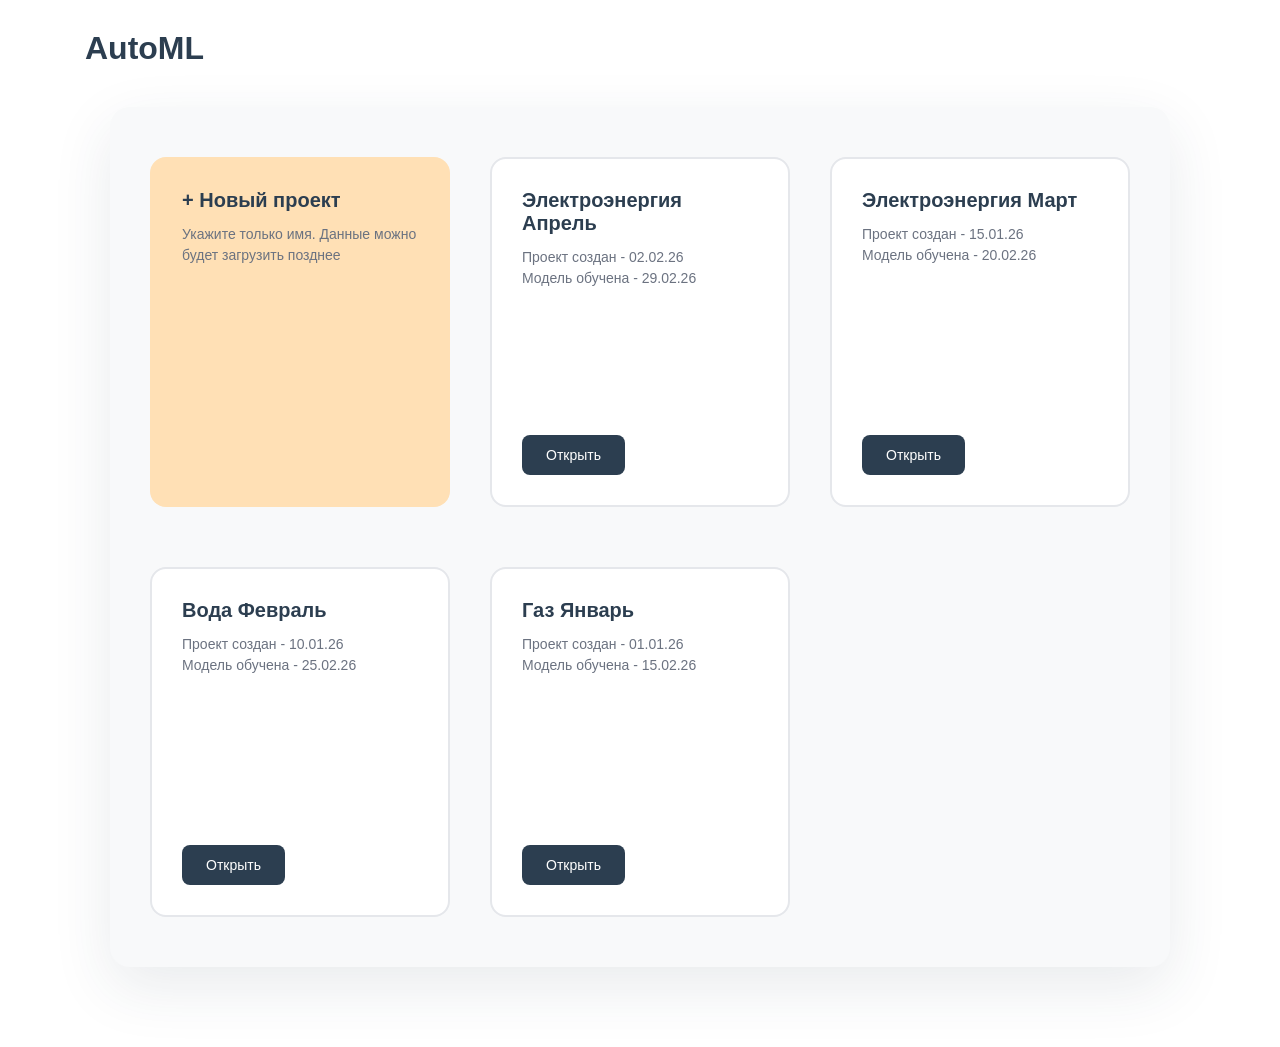
<file: frontend/prototype/index.html>
<!DOCTYPE html>
<html lang="ru">
<head>
    <meta charset="UTF-8">
    <meta name="viewport" content="width=device-width, initial-scale=1.0">
    <title>AutoML</title>
    <link rel="stylesheet" href="style.css">
</head>
<body>
    <h1>AutoML</h1>

    <div class="container" id="container">
    </div>

    <div class="modal" id="newProjectModal">
        <div class="modal-content">
            <h2>Новый проект</h2>
            <div class="form-group">
                <label for="projectName">Имя</label>
                <input type="text" id="projectName" placeholder="Имя проекта, например: Электроэнергия Март">
            </div>
            <div class="modal-actions">
                <button class="btn secondary" onclick="closeModal()">Отмена</button>
                <button class="btn" onclick="createProject()">Создать</button>
            </div>
        </div>
    </div>

    <script src="script.js" defer></script>
</body>
</html>
</file>
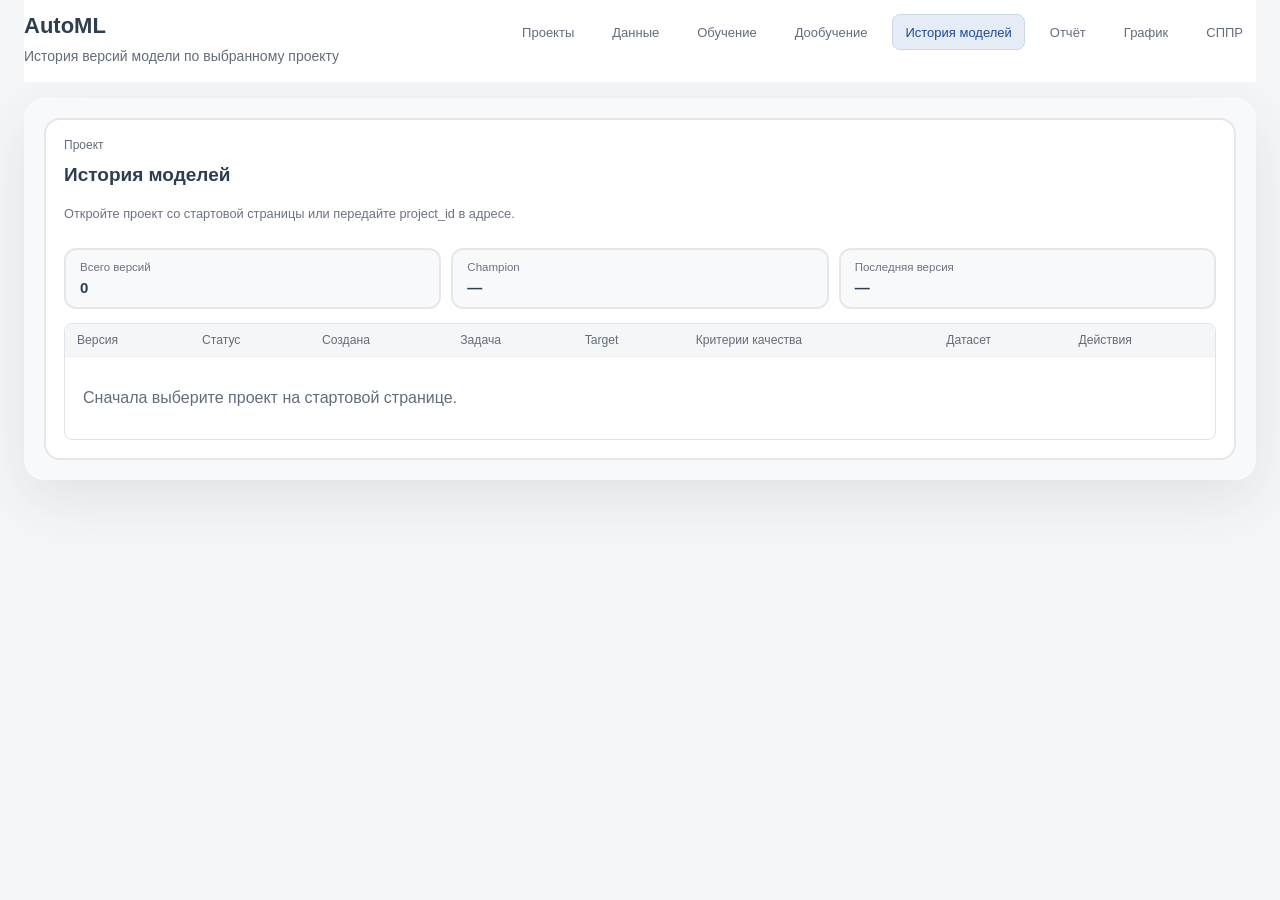
<file: frontend/models.html>
<!doctype html>
<html lang="ru">
  <head>
    <meta charset="utf-8" />
    <meta name="viewport" content="width=device-width, initial-scale=1" />
    <title>AdaptiveML DSS - История моделей</title>
    <link rel="stylesheet" href="./styles.css?v=20260820-2330" />
    <link rel="stylesheet" href="./prototype-theme.css?v=20260820-2330" />
    <link rel="stylesheet" href="./models.css?v=20260816-1500" />
      <link rel="stylesheet" href="./unslop.css?v=20261102-3">
</head>
  <body class="training-page models-page">
    <main class="page-shell models-shell">
      <header class="app-header">
        <div class="app-header-copy">
          <h1>AutoML</h1>
          <p class="page-subtitle">История версий модели по выбранному проекту</p>
        </div>
        <div class="page-actions">
          <a href="./index.html" class="button button-secondary">Проекты</a>
          <a href="./upload.html" class="button button-secondary" data-nav-upload>Данные</a>
          <a href="./training.html" class="button button-secondary" data-nav-training>Обучение</a>
          <a href="./retraining.html" class="button button-secondary" data-nav-retraining>Дообучение</a>
          <a href="./models.html" class="button button-primary" data-nav-models>История моделей</a>
          <a href="./report.html" class="button button-secondary" data-nav-report>Отчёт</a>
          <a href="./graph.html" class="button button-secondary" data-nav-graph>График</a>
          <a href="./dss.html" class="button button-secondary" data-nav-dss>СППР</a>
        </div>
      </header>

      <section class="workspace-board workspace-board-single models-board">
        <section class="panel models-panel">
          <div class="models-panel-head">
            <div class="panel-heading">
              <p class="eyebrow">Проект</p>
              <h2 id="models-project-title">История моделей</h2>
              <p id="models-project-note" class="field-note">
                Здесь появятся версии моделей выбранного проекта, их статус и ключевые метрики.
              </p>
            </div>

            <div class="models-summary-grid">
              <article class="models-summary-card">
                <span class="models-summary-label">Всего версий</span>
                <strong id="models-total-count">—</strong>
              </article>
              <article class="models-summary-card">
                <span class="models-summary-label">Champion</span>
                <strong id="models-champion-id">—</strong>
              </article>
              <article class="models-summary-card">
                <span class="models-summary-label">Последняя версия</span>
                <strong id="models-latest-id">—</strong>
              </article>
            </div>
          </div>

          <div class="models-table-shell table-shell">
            <table>
              <thead>
                <tr>
                  <th>Версия</th>
                  <th>Статус</th>
                  <th>Создана</th>
                  <th>Задача</th>
                  <th>Target</th>
                  <th>Критерии качества</th>
                  <th>Датасет</th>
                  <th>Действия</th>
                </tr>
              </thead>
              <tbody id="models-table-body"></tbody>
            </table>
            <div id="models-table-empty" class="table-placeholder">
              Для выбранного проекта пока нет версий модели.
            </div>
          </div>
        </section>
      </section>
    </main>

    <script type="module" src="./models.js?v=20260816-1500"></script>
  </body>
</html>
</file>
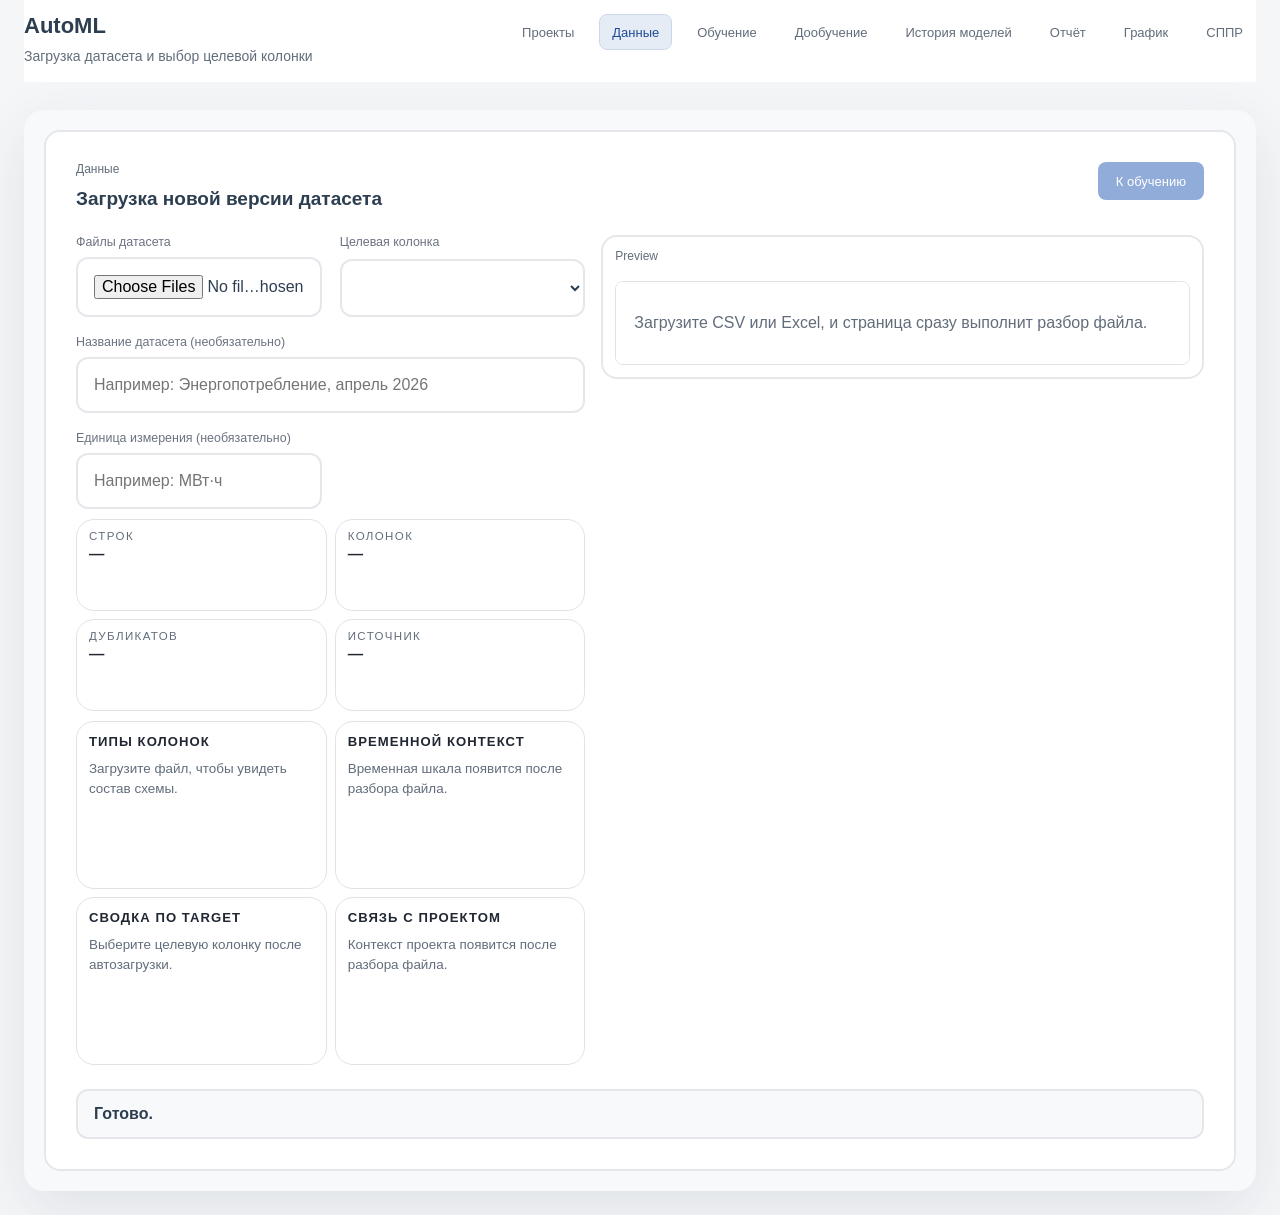
<file: frontend/upload.html>
<!doctype html>
<html lang="ru">
  <head>
    <meta charset="utf-8" />
    <meta name="viewport" content="width=device-width, initial-scale=1" />
    <title>AdaptiveML DSS - Загрузка данных</title>
    <link rel="stylesheet" href="./styles.css?v=20260820-2330" />
    <link rel="stylesheet" href="./prototype-theme.css?v=20260820-2330" />
      <link rel="stylesheet" href="./unslop.css?v=20261102-3">
</head>
  <body class="training-page upload-page">
    <main class="page-shell training-shell">
      <header class="app-header training-header">
        <div class="app-header-copy">
          <h1>AutoML</h1>
          <p class="page-subtitle">Загрузка датасета и выбор целевой колонки</p>
        </div>
        <div class="page-actions">
          <a href="./index.html" class="button button-secondary">Проекты</a>
          <a href="./upload.html" class="button button-primary" data-nav-upload>Данные</a>
          <a href="./training.html" class="button button-secondary" data-nav-training>Обучение</a>
          <a href="./retraining.html" class="button button-secondary" data-nav-retraining>Дообучение</a>
          <a href="./models.html" class="button button-secondary" data-nav-models>История моделей</a>
          <a href="./report.html" class="button button-secondary" data-nav-report>Отчёт</a>
          <a href="./graph.html" class="button button-secondary" data-nav-graph>График</a>
          <a href="./dss.html" class="button button-secondary" data-nav-dss>СППР</a>
        </div>
      </header>

      <section class="workspace-board workspace-board-single training-board">
        <section class="panel training-panel training-panel-compact upload-panel">
          <div class="training-panel-head">
            <div class="panel-heading training-panel-heading">
              <p class="eyebrow">Данные</p>
              <h2>Загрузка новой версии датасета</h2>
            </div>

            <div class="training-action-strip">
              <button type="button" id="continue-button" class="button button-primary" disabled>К обучению</button>
            </div>
          </div>

          <section class="upload-content">
            <div class="upload-sidebar">
              <form id="upload-form" class="training-form-grid upload-form-grid">
                <label class="field field-span-1">
                  <span>Файлы датасета</span>
                  <input id="dataset-file" name="file" type="file" accept=".csv,.xlsx,.xls" multiple />
                </label>

                <label class="field field-span-1">
                  <span>Целевая колонка</span>
                  <select id="target-column" name="target">
                    <option value=""></option>
                  </select>
                </label>

                <label class="field field-span-2">
                  <span>Название датасета (необязательно)</span>
                  <input id="dataset-name" name="dataset_name" type="text" maxlength="120" placeholder="Например: Энергопотребление, апрель 2026" />
                </label>

                <label class="field field-span-1">
                  <span>Единица измерения (необязательно)</span>
                  <input id="dataset-unit" name="dataset_unit" type="text" maxlength="40" placeholder="Например: МВт·ч" />
                </label>
              </form>

              <div class="upload-summary-grid">
                <article class="upload-summary-card">
                  <span class="upload-summary-label">Строк</span>
                  <strong id="summary-rows">—</strong>
                </article>
                <article class="upload-summary-card">
                  <span class="upload-summary-label">Колонок</span>
                  <strong id="summary-columns">—</strong>
                </article>
                <article class="upload-summary-card">
                  <span class="upload-summary-label">Дубликатов</span>
                  <strong id="summary-duplicates">—</strong>
                </article>
                <article class="upload-summary-card">
                  <span class="upload-summary-label">Источник</span>
                  <strong id="summary-source">—</strong>
                </article>
              </div>

              <div class="upload-detail-grid">
                <article class="upload-detail-card">
                  <div class="upload-detail-head">
                    <span class="upload-detail-title">Типы колонок</span>
                  </div>
                  <div id="column-types-body" class="upload-detail-lines">
                    <p class="upload-detail-empty">Загрузите файл, чтобы увидеть состав схемы.</p>
                  </div>
                </article>

                <article class="upload-detail-card">
                  <div class="upload-detail-head">
                    <span class="upload-detail-title">Временной контекст</span>
                  </div>
                  <div id="temporal-context-body" class="upload-detail-lines">
                    <p class="upload-detail-empty">Временная шкала появится после разбора файла.</p>
                  </div>
                </article>

                <article class="upload-detail-card">
                  <div class="upload-detail-head">
                    <span class="upload-detail-title">Сводка по target</span>
                  </div>
                  <div id="target-summary-body" class="upload-detail-lines">
                    <p class="upload-detail-empty">Выберите целевую колонку после автозагрузки.</p>
                  </div>
                </article>

                <article class="upload-detail-card">
                  <div class="upload-detail-head">
                    <span class="upload-detail-title">Связь с проектом</span>
                  </div>
                  <div id="project-context-body" class="upload-detail-lines">
                    <p class="upload-detail-empty">Контекст проекта появится после разбора файла.</p>
                  </div>
                </article>
              </div>
            </div>

            <section class="panel upload-preview-panel">
              <div class="panel-heading upload-preview-heading">
                <p class="eyebrow">Preview</p>
              </div>
              <div class="table-shell upload-table-shell">
                <table id="upload-preview-table">
                  <thead id="upload-preview-head"></thead>
                  <tbody id="upload-preview-body"></tbody>
                </table>
                <div id="upload-preview-empty" class="table-placeholder">
                  Загрузите CSV или Excel, и страница сразу выполнит разбор файла.
                </div>
              </div>
            </section>
          </section>

          <div class="upload-status-row">
            <div id="status-banner" class="status-banner status-idle">Готово.</div>
          </div>
        </section>
      </section>
    </main>

    <script type="module" src="./upload.js?v=20260820-2200"></script>
  </body>
</html>
</file>
<file: frontend/prototype/style.css>
* {
    margin: 0;
    padding: 0;
    box-sizing: border-box;
}

body {
    font-family: -apple-system, BlinkMacSystemFont, 'Segoe UI', Roboto, sans-serif;
    background: white;
    min-height: 100vh;
    color: #2C3E50;
    display: flex;
    flex-direction: column;
    padding: 30px 85px 80px;
    gap: 40px;
}

h1 {
    font-size: 32px;
    font-weight: 700;
    color: #2C3E50;
    align-self: flex-start;
}

.container {
    background: #F8F9FA;
    border-radius: 20px;
    padding: 50px 80px;
    box-shadow: 0 20px 60px rgba(44, 62, 80, 0.1);
    display: grid;
    grid-template-columns: repeat(auto-fit, minmax(300px, 1fr));
    gap: 130px 60px;
    max-width: 100%;
    margin: 0 auto;
}

@media (min-width: 1920px) {
    .container {
        grid-template-columns: repeat(4, 300px);
        justify-content: center;
        gap: 130px 60px;
    }
}

@media (max-width: 1400px) {
    .container {
        grid-template-columns: repeat(auto-fit, minmax(280px, 1fr));
        gap: 60px 40px;
        padding: 50px 40px;
    }
}

@media (max-width: 768px) {
    body {
        padding: 20px;
        gap: 20px;
    }
    .container {
        padding: 30px 20px;
        gap: 40px 20px;
        grid-template-columns: 1fr;
    }
}

.card {
    width: 300px;
    height: 350px;
    border-radius: 16px;
    padding: 30px;
    display: flex;
    flex-direction: column;
    justify-content: space-between;
    cursor: pointer;
    transition: all 0.2s ease;
    border: 2px solid transparent;
}

.card:hover {
    transform: translateY(-5px);
    box-shadow: 0 15px 40px rgba(44, 62, 80, 0.15);
}

.new {
    background: #FFE0B5;
}

.existing {
    background: white;
    border: 2px solid #E5E7EB;
}

.card h3 {
    font-size: 20px;
    font-weight: 600;
    margin-bottom: 12px;
    color: #2C3E50;
}

.card p {
    font-size: 14px;
    color: #6B7280;
    line-height: 1.5;
    flex-grow: 1;
}

.btn {
    background: #2C3E50;
    color: white;
    border: none;
    padding: 12px 24px;
    border-radius: 8px;
    font-size: 14px;
    font-weight: 500;
    cursor: pointer;
    transition: background 0.2s;
    align-self: flex-start;
}

.btn:hover {
    background: #1e293b;
}

.btn.secondary {
    background: #E5E7EB;
    color: #374151;
}

.btn.secondary:hover {
    background: #D1D5DB;
}

.modal {
    display: none;
    position: fixed;
    top: 0;
    left: 0;
    width: 100%;
    height: 100%;
    background: rgba(44, 62, 80, 0.6);
    backdrop-filter: blur(8px);
    z-index: 1000;
    align-items: center;
    justify-content: center;
    padding: 20px;
}

.modal.active {
    display: flex;
}

.modal-content {
    background: white;
    width: 100%;
    max-width: 800px;
    height: 350px;
    border-radius: 20px;
    padding: 40px;
    display: flex;
    flex-direction: column;
    gap: 24px;
    box-shadow: 0 30px 80px rgba(44, 62, 80, 0.4);
    animation: modalSlideIn 0.3s ease;
}

@keyframes modalSlideIn {
    from {
        opacity: 0;
        transform: scale(0.95) translateY(-20px);
    }
    to {
        opacity: 1;
        transform: scale(1) translateY(0);
    }
}

.modal-content h2 {
    font-size: 24px;
    font-weight: 600;
    color: #2C3E50;
}

.form-group {
    display: flex;
    flex-direction: column;
    gap: 8px;
    flex: 1;
}

label {
    font-size: 14px;
    font-weight: 500;
    color: #374151;
}

input {
    flex: 1;
    padding: 16px;
    border: 2px solid #E5E7EB;
    border-radius: 12px;
    font-size: 16px;
    transition: border-color 0.2s;
}

input:focus {
    outline: none;
    border-color: #2C3E50;
}

.modal-actions {
    display: flex;
    gap: 16px;
    justify-content: flex-end;
}

@media (max-width: 900px) {
    .modal-content {
        height: auto;
        max-height: 90vh;
        padding: 30px 20px;
    }
}
</file>
<file: frontend/styles.css>
:root {
  --bg: #f5f1e9;
  --bg-paper: #fbf8f2;
  --surface: #ffffff;
  --surface-soft: #fcfaf6;
  --surface-accent: #fff3d8;
  --ink: #324661;
  --ink-strong: #243754;
  --muted: #8190a3;
  --line: rgba(50, 70, 97, 0.15);
  --line-strong: rgba(50, 70, 97, 0.28);
  --accent: #3f7cff;
  --accent-strong: #2d67d7;
  --error: #bb4a4a;
  --shadow: 0 18px 38px rgba(67, 86, 116, 0.07);
  --chart-bg: #ffffff;
  --chart-axis: rgba(50, 70, 97, 0.24);
  --chart-grid: rgba(50, 70, 97, 0.1);
  --chart-label: #7d8ca1;
  --chart-text: #243754;
  --chart-actual: #324661;
  --chart-predicted: #3f7cff;
  --chart-model: #da8b2b;
  --chart-postfactum: #c0392b;
  --chart-forecast: #3f7cff;
  --chart-matrix-rgb: 63, 124, 255;
  --header-bar: linear-gradient(135deg, #365fcb 0%, #4e84f5 58%, #6a9cff 100%);
  --header-bar-border: rgba(36, 55, 84, 0.14);
  --header-bar-text: #f7fbff;
  --header-bar-muted: rgba(247, 251, 255, 0.84);
  --header-bar-eyebrow: rgba(233, 241, 255, 0.74);
}

* {
  box-sizing: border-box;
}

[hidden] {
  display: none !important;
}

html,
body {
  margin: 0;
  min-height: 100%;
}

body {
  color: var(--ink);
  font-family: "Aptos", "Segoe UI Variable Text", "Trebuchet MS", sans-serif;
  background: #ffffff;
}

body.graph-page {
  overflow: hidden;
}

body.training-page {
  overflow: hidden;
}

body.projects-page {
  background:
    radial-gradient(circle at top left, rgba(63, 124, 255, 0.12), transparent 28%),
    linear-gradient(180deg, #ffffff 0%, #f7f3ec 100%);
}

.page-shell {
  max-width: 1600px;
  margin: 0 auto;
  padding: 28px 14px 40px;
}

.graph-page .page-shell {
  max-width: none;
  height: 100vh;
  min-height: 100vh;
  padding: 8px 10px 10px;
  overflow: hidden;
}

.training-page .page-shell {
  max-width: none;
  height: 100vh;
  min-height: 100vh;
  padding: 8px 10px 10px;
  overflow: hidden;
}

.graph-shell {
  display: grid;
  grid-template-rows: auto minmax(0, 1fr);
  gap: 6px;
  min-height: 0;
}

.dss-shell {
  display: grid;
  grid-template-rows: auto minmax(0, 1fr);
  gap: 10px;
  min-height: 0;
}

.training-shell {
  display: grid;
  grid-template-rows: auto minmax(0, 1fr);
  gap: 6px;
  min-height: 0;
}

.projects-shell {
  display: grid;
  gap: 18px;
}

.app-header {
  display: flex;
  justify-content: space-between;
  align-items: center;
  gap: 16px;
  min-height: 64px;
  padding: 8px 14px;
  border: 1px solid var(--header-bar-border);
  border-radius: 22px;
  background: var(--header-bar);
  box-shadow: 0 18px 34px rgba(45, 67, 112, 0.16);
}

.app-header-copy h1,
.panel-heading h2,
.info-block h3,
.launch-card-title {
  margin: 0;
  font-family: "Aptos Display", "Segoe UI Variable Display", "Trebuchet MS", sans-serif;
  font-weight: 500;
  letter-spacing: -0.04em;
  color: var(--ink-strong);
}

.app-header-copy {
  display: flex;
  align-items: baseline;
  gap: 10px;
  min-width: 0;
  flex-wrap: wrap;
}

.app-header-copy h1 {
  font-size: clamp(0.98rem, 1.55vw, 1.2rem);
  line-height: 1.08;
  color: var(--header-bar-text);
}

.app-header-note {
  max-width: 44ch;
  margin: 6px 0 0;
  color: var(--header-bar-muted);
  font-size: 0.93rem;
  line-height: 1.5;
}

.page-actions {
  display: flex;
  flex-wrap: wrap;
  gap: 10px;
}

.app-header .page-actions {
  justify-content: flex-end;
}

.eyebrow {
  margin: 0 0 10px;
  text-transform: uppercase;
  letter-spacing: 0.18em;
  font-size: 0.68rem;
  font-weight: 700;
  color: #9aa6b7;
}

.app-header .eyebrow {
  margin-bottom: 0;
  font-size: 0.56rem;
  letter-spacing: 0.22em;
  color: var(--header-bar-eyebrow);
}

.app-header .button-secondary {
  color: #ffffff;
  border-color: rgba(255, 255, 255, 0.32);
  background: rgba(255, 255, 255, 0.12);
  box-shadow: inset 0 1px 0 rgba(255, 255, 255, 0.14);
  backdrop-filter: blur(8px);
}

.app-header .button-secondary:hover {
  border-color: rgba(255, 255, 255, 0.48);
  background: rgba(255, 255, 255, 0.18);
}

.training-header {
  gap: 16px;
}

.training-header .app-header-copy {
  gap: 10px;
}

.training-header .app-header-copy h1 {
  font-size: inherit;
}

.app-header .page-actions .button {
  min-height: 42px;
  padding: 8px 14px;
}

.workspace-board {
  display: grid;
  gap: 20px;
  padding: 22px;
  border: 1px solid var(--line-strong);
  border-radius: 32px;
  background:
    linear-gradient(180deg, rgba(255, 255, 255, 0.72), rgba(251, 248, 242, 0.96)),
    var(--bg-paper);
  box-shadow: inset 0 1px 0 rgba(255, 255, 255, 0.65);
}

.workspace-board-single {
  grid-template-columns: minmax(0, 1fr);
}

.graph-board {
  min-height: 0;
  height: 100%;
  padding: 10px;
  overflow: hidden;
}

.dss-board {
  min-height: 0;
  height: 100%;
  padding: 10px;
  overflow: hidden;
}

.graph-layout {
  display: grid;
  grid-template-columns: minmax(0, 1fr) minmax(0, 1fr);
  gap: 10px;
  min-height: 0;
  height: 100%;
}

.dss-layout {
  display: grid;
  grid-template-columns: minmax(340px, 0.85fr) minmax(0, 1.15fr);
  gap: 10px;
  min-height: 0;
  height: 100%;
}

.graph-sidebar,
.graph-main-panel {
  min-width: 0;
  min-height: 0;
}

.dss-sidebar,
.dss-main-panel {
  min-width: 0;
  min-height: 0;
}

.graph-sidebar {
  display: grid;
  grid-template-rows: auto auto minmax(0, 1fr);
  gap: 10px;
  padding: 12px;
  overflow: hidden;
}

.dss-sidebar {
  display: grid;
  grid-template-rows: auto auto auto minmax(0, 1fr);
  gap: 10px;
  padding: 12px;
  overflow: hidden;
}

.graph-sidebar-head {
  min-width: 0;
}

.dss-panel-heading {
  margin-bottom: 0;
}

.dss-summary-grid {
  display: grid;
  grid-template-columns: repeat(2, minmax(0, 1fr));
  gap: 10px;
}

.dss-summary-card {
  display: grid;
  gap: 8px;
  padding: 14px 16px;
  border: 1px solid var(--line);
  border-radius: 16px;
  background: linear-gradient(180deg, rgba(255, 255, 255, 0.96), rgba(248, 249, 252, 0.96));
}

.dss-summary-label {
  color: var(--muted);
  font-size: 0.76rem;
  line-height: 1.3;
}

.dss-summary-card strong {
  color: var(--ink-strong);
  font-size: 0.94rem;
  line-height: 1.3;
}

.dss-action-card {
  display: grid;
  gap: 10px;
  padding: 14px 16px;
  border: 1px solid var(--line);
  border-radius: 18px;
  background: linear-gradient(180deg, rgba(255, 243, 216, 0.55), rgba(255, 255, 255, 0.92));
}

.dss-action-copy {
  display: grid;
  gap: 4px;
}

.dss-action-copy strong {
  color: var(--ink-strong);
  font-size: 0.92rem;
  line-height: 1.3;
}

.dss-sample-shell {
  min-height: 0;
  height: 100%;
}

.dss-main-panel {
  display: grid;
  grid-template-rows: auto auto minmax(0, 1fr);
  gap: 10px;
  padding: 12px;
  overflow: hidden;
}

.dss-results-empty {
  min-height: 180px;
}

.dss-rules-editor {
  display: grid;
  gap: 10px;
  padding: 14px 16px;
  border: 1px solid var(--line);
  border-radius: 18px;
  background: linear-gradient(180deg, rgba(255, 255, 255, 0.98), rgba(248, 250, 253, 0.96));
}

.dss-rules-head {
  display: flex;
  justify-content: space-between;
  align-items: flex-start;
  gap: 12px;
}

.dss-rules-textarea {
  width: 100%;
  min-height: 240px;
  resize: vertical;
  padding: 14px 16px;
  border: 1px solid var(--line);
  border-radius: 16px;
  background: #0f172a;
  color: #e5eefc;
  font: 12px/1.5 "SFMono-Regular", "Consolas", "Liberation Mono", monospace;
}

.dss-rules-textarea:focus {
  outline: none;
  border-color: rgba(63, 124, 255, 0.42);
  box-shadow: 0 0 0 4px rgba(63, 124, 255, 0.12);
}

.dss-results-list {
  display: grid;
  gap: 10px;
  min-height: 0;
  overflow: auto;
  padding-right: 2px;
}

.dss-result-card {
  display: grid;
  gap: 12px;
  padding: 16px;
  border: 1px solid var(--line);
  border-radius: 18px;
  background: linear-gradient(180deg, rgba(255, 255, 255, 0.98), rgba(248, 250, 253, 0.96));
}

.dss-result-head {
  display: flex;
  justify-content: space-between;
  align-items: flex-start;
  gap: 10px;
}

.dss-result-head strong {
  color: var(--ink-strong);
  font-size: 0.96rem;
  line-height: 1.3;
}

.dss-result-head p {
  margin: 4px 0 0;
  color: var(--muted);
  line-height: 1.5;
}

.dss-risk-pill {
  display: inline-flex;
  align-items: center;
  justify-content: center;
  min-height: 28px;
  padding: 6px 10px;
  border-radius: 999px;
  font-size: 0.75rem;
  font-weight: 700;
  line-height: 1;
  text-transform: uppercase;
}

.dss-risk-pill.risk-high {
  color: #9f1d1d;
  background: #fee2e2;
}

.dss-risk-pill.risk-medium {
  color: #92400e;
  background: #fef3c7;
}

.dss-risk-pill.risk-low {
  color: #166534;
  background: #dcfce7;
}

.dss-risk-pill.risk-unknown {
  color: #475569;
  background: #e2e8f0;
}

.dss-result-metrics {
  display: flex;
  flex-wrap: wrap;
  gap: 14px;
  color: var(--ink);
  font-size: 0.84rem;
}

.dss-result-block {
  display: grid;
  gap: 8px;
}

.dss-result-block strong {
  color: var(--ink-strong);
  font-size: 0.82rem;
  line-height: 1.3;
}

.dss-result-list {
  margin: 0;
  padding-left: 18px;
  color: var(--ink);
  line-height: 1.5;
}

.dss-factor-list {
  display: flex;
  flex-wrap: wrap;
  gap: 8px;
}

.dss-factor-chip {
  display: inline-flex;
  align-items: center;
  min-height: 28px;
  padding: 6px 10px;
  border-radius: 999px;
  border: 1px solid rgba(63, 124, 255, 0.16);
  color: var(--accent-strong);
  background: rgba(63, 124, 255, 0.06);
  font-size: 0.76rem;
  line-height: 1.2;
}

.graph-sidebar-head h2 {
  margin: 0;
  font-family: "Aptos Display", "Segoe UI Variable Display", "Trebuchet MS", sans-serif;
  font-size: clamp(1.2rem, 1.6vw, 1.5rem);
  font-weight: 500;
  letter-spacing: -0.04em;
  color: var(--ink-strong);
}

.graph-sidebar-actions {
  display: grid;
  gap: 10px;
}

.interval-picker {
  display: grid;
  grid-template-columns: repeat(3, minmax(0, 1fr));
  gap: 8px;
}

.interval-button {
  min-height: 40px;
  padding: 8px 12px;
  border: 1px solid rgba(63, 124, 255, 0.16);
  border-radius: 16px;
  color: var(--accent-strong);
  background: rgba(63, 124, 255, 0.05);
  font: inherit;
  font-weight: 600;
  cursor: pointer;
  transition: border-color 150ms ease, background 150ms ease, color 150ms ease, transform 150ms ease;
}

.interval-button:hover {
  transform: translateY(-1px);
  border-color: rgba(63, 124, 255, 0.32);
}

.interval-button.is-active {
  color: #ffffff;
  border-color: transparent;
  background: linear-gradient(180deg, #4b87ff, #3572ef);
  box-shadow: 0 10px 20px rgba(63, 124, 255, 0.18);
}

.interval-button:disabled {
  opacity: 0.55;
  cursor: progress;
  transform: none;
}

.range-control {
  display: grid;
  gap: 8px;
  padding: 10px 12px;
  border: 1px solid var(--line);
  border-radius: 18px;
  background: linear-gradient(180deg, #ffffff, rgba(63, 124, 255, 0.04));
}

.range-control-head,
.range-control-scale {
  display: flex;
  align-items: center;
  justify-content: space-between;
  gap: 10px;
}

.range-control-head span,
.range-control-scale {
  color: var(--muted);
  font-size: 0.82rem;
}

.range-control-head strong {
  color: var(--ink-strong);
  font-size: 0.95rem;
}

.point-range {
  width: 100%;
  margin: 0;
  accent-color: var(--accent);
  cursor: pointer;
}

.point-range:disabled {
  cursor: progress;
}

.prediction-table-shell {
  min-height: 0;
  height: 100%;
}

.prediction-table-shell table {
  min-width: 0;
}

.prediction-table-shell th,
.prediction-table-shell td {
  padding: 10px 12px;
  font-variant-numeric: tabular-nums;
}

.graph-main-panel {
  display: grid;
  grid-template-rows: auto minmax(0, 1fr);
  gap: 10px;
  padding: 10px;
}

.graph-main-panel .chart-toolbar {
  display: block;
  margin-bottom: 0;
}

.panel {
  min-width: 0;
  border: 1px solid var(--line);
  border-radius: 26px;
  background: var(--surface);
  box-shadow: var(--shadow);
}

.control-panel,
.content-stack > .panel,
.overview-grid > .panel,
.chart-grid > .panel,
.data-grid > .panel {
  padding: 20px;
}

.control-panel,
.content-stack {
  min-width: 0;
}

.training-panel {
  width: 100%;
  max-width: 960px;
  justify-self: center;
  padding: 20px;
}

.training-panel-compact {
  display: grid;
  grid-template-rows: auto minmax(0, 1fr) auto;
  gap: 10px;
  max-width: none;
  height: 100%;
  padding: 12px 14px;
  overflow: hidden;
}

.control-panel {
  display: grid;
  gap: 18px;
  align-content: start;
  background: linear-gradient(180deg, rgba(255, 249, 239, 0.96), rgba(255, 255, 255, 0.98));
}

.launch-card {
  padding: 22px 20px;
  border-radius: 22px;
  border: 1px solid rgba(215, 184, 122, 0.34);
  background: var(--surface-accent);
}

.launch-card-title {
  font-size: 1.3rem;
  line-height: 1.05;
}

.launch-card-text {
  margin: 10px 0 0;
  color: var(--muted);
  line-height: 1.55;
}

.panel-heading {
  display: flex;
  flex-direction: column;
  gap: 4px;
  margin-bottom: 12px;
}

.panel-heading h2 {
  font-size: clamp(1.24rem, 2vw, 1.65rem);
}

.training-panel-heading {
  margin-bottom: 0;
}

.form-stack,
.inline-grid,
.button-grid,
.content-stack,
.overview-grid,
.chart-grid,
.data-grid {
  display: grid;
  gap: 14px;
}

.field {
  display: grid;
  gap: 5px;
}

.field span {
  font-size: 0.78rem;
  color: var(--muted);
}

.field input,
.field select {
  width: 100%;
  min-height: 52px;
  padding: 14px 16px;
  border: 1px solid var(--line);
  border-radius: 18px;
  font: inherit;
  color: var(--ink-strong);
  background: var(--surface);
  box-shadow: inset 0 1px 0 rgba(255, 255, 255, 0.8);
}

.file-field input {
  padding-block: 12px;
}

.field input:focus,
.field select:focus {
  outline: none;
  border-color: rgba(63, 124, 255, 0.42);
  box-shadow: 0 0 0 4px rgba(63, 124, 255, 0.12);
}

.field input:disabled,
.field select:disabled {
  opacity: 0.56;
  cursor: not-allowed;
  background: #faf9f7;
}

.field-note {
  color: var(--muted);
  font-size: 0.8rem;
  line-height: 1.5;
}

.static-note {
  min-height: 52px;
  padding: 14px 16px;
  border: 1px solid var(--line);
  border-radius: 18px;
  color: var(--ink);
  line-height: 1.45;
  background: var(--surface);
}

.training-board {
  min-height: 0;
  height: 100%;
  padding: 8px;
  overflow: hidden;
}

.projects-board {
  padding: 16px;
}

.projects-layout {
  display: grid;
  gap: 16px;
  align-items: start;
}

.projects-intro-panel,
.projects-panel {
  padding: 22px;
}

.projects-intro-panel {
  display: grid;
  gap: 16px;
  background:
    linear-gradient(135deg, rgba(255, 243, 216, 0.92), rgba(255, 255, 255, 0.96)),
    var(--surface);
}

.projects-panel {
  display: grid;
  gap: 18px;
}

.projects-panel-head {
  display: flex;
  align-items: flex-start;
  justify-content: space-between;
  gap: 16px;
}

.projects-grid {
  display: grid;
  grid-template-columns: repeat(auto-fit, minmax(280px, 1fr));
  gap: 16px;
}

.project-card {
  display: grid;
  grid-template-rows: minmax(0, 1fr) auto;
  min-height: 280px;
  padding: 22px;
  border-radius: 28px;
  border: 1px solid var(--line);
  box-shadow: var(--shadow);
  transition: transform 150ms ease, box-shadow 150ms ease, border-color 150ms ease;
}

.project-card:hover {
  transform: translateY(-2px);
  box-shadow: 0 22px 42px rgba(67, 86, 116, 0.12);
}

.project-card-new {
  border-color: rgba(215, 184, 122, 0.38);
  background:
    linear-gradient(180deg, rgba(255, 242, 212, 0.98), rgba(255, 255, 255, 0.96)),
    var(--surface);
}

.project-card-existing {
  background:
    linear-gradient(180deg, rgba(255, 255, 255, 0.98), rgba(248, 250, 253, 0.96)),
    var(--surface);
}

.project-card-body {
  display: grid;
  align-content: start;
  gap: 14px;
}

.project-card-head {
  display: grid;
  gap: 10px;
}

.project-card h3 {
  margin: 0;
  font-family: "Aptos Display", "Segoe UI Variable Display", "Trebuchet MS", sans-serif;
  font-size: 1.28rem;
  font-weight: 500;
  line-height: 1.08;
  color: var(--ink-strong);
}

.project-card-copy {
  margin: 0;
  color: var(--muted);
  line-height: 1.55;
}

.project-card-mark {
  display: inline-grid;
  place-items: center;
  width: 52px;
  height: 52px;
  border-radius: 18px;
  color: var(--accent-strong);
  background: rgba(63, 124, 255, 0.1);
  font-size: 1.8rem;
  font-weight: 500;
}

.project-card-badges {
  display: flex;
  flex-wrap: wrap;
  gap: 8px;
}

.project-badge {
  display: inline-flex;
  align-items: center;
  padding: 7px 11px;
  border: 1px solid rgba(50, 70, 97, 0.1);
  border-radius: 999px;
  color: var(--muted);
  background: rgba(50, 70, 97, 0.05);
  font-size: 0.76rem;
  font-weight: 600;
}

.project-badge-strong {
  color: var(--accent-strong);
  border-color: rgba(63, 124, 255, 0.14);
  background: rgba(63, 124, 255, 0.08);
}

.project-card-meta {
  display: grid;
  grid-template-columns: repeat(2, minmax(0, 1fr));
  gap: 12px;
  margin: 0;
}

.project-card-meta div {
  padding: 12px 14px;
  border: 1px solid var(--line);
  border-radius: 18px;
  background: rgba(251, 248, 242, 0.74);
}

.project-card-meta dt {
  color: var(--muted);
  font-size: 0.74rem;
  text-transform: uppercase;
  letter-spacing: 0.14em;
}

.project-card-meta dd {
  margin: 8px 0 0;
  color: var(--ink-strong);
  font-weight: 600;
  line-height: 1.4;
}

.project-card-actions {
  display: flex;
  flex-wrap: wrap;
  gap: 10px;
  align-items: center;
}

.modal {
  display: none;
  position: fixed;
  inset: 0;
  z-index: 1000;
  align-items: center;
  justify-content: center;
  padding: 20px;
  background: rgba(36, 55, 84, 0.36);
  backdrop-filter: blur(10px);
}

.modal.active {
  display: flex;
}

.modal-content {
  width: min(680px, 100%);
  padding: 28px;
  border: 1px solid rgba(50, 70, 97, 0.12);
  border-radius: 28px;
  background: linear-gradient(180deg, rgba(255, 255, 255, 0.98), rgba(248, 250, 253, 0.96));
  box-shadow: 0 30px 80px rgba(36, 55, 84, 0.22);
}

.projects-modal-content {
  display: grid;
  gap: 14px;
}

.modal-actions {
  display: flex;
  justify-content: flex-end;
  gap: 10px;
}

.training-panel-head {
  display: grid;
  grid-template-columns: minmax(0, 1fr) auto;
  gap: 12px;
  align-items: start;
}

.training-action-strip {
  display: flex;
  flex-wrap: wrap;
  gap: 8px;
  justify-content: end;
}

.training-form-grid {
  display: grid;
  grid-template-columns: repeat(4, minmax(0, 1fr));
  gap: 8px 10px;
  align-content: start;
  min-height: 0;
  overflow: auto;
  overscroll-behavior: contain;
  padding-right: 4px;
}

.training-form-grid .field {
  min-width: 0;
}

.field-span-1 {
  grid-column: span 1;
}

.field-span-2 {
  grid-column: span 2;
}

.field-span-3 {
  grid-column: span 3;
}

.field-span-4 {
  grid-column: 1 / -1;
}

.training-page .field input,
.training-page .field select {
  min-height: 40px;
  padding: 8px 12px;
}

.training-page .file-field input {
  padding-block: 6px;
}

.training-page .toggle {
  min-height: 40px;
  padding: 8px 12px;
}

.training-page .algo-chip {
  min-height: 40px;
  padding: 8px 10px;
  font-size: 0.94rem;
}

.algo-grid-compact {
  grid-template-columns: repeat(3, minmax(0, 1fr));
}

.training-footer {
  display: grid;
  grid-template-columns: minmax(0, 1fr) minmax(320px, 0.9fr);
  gap: 10px;
  align-items: center;
}

.training-footer .status-banner {
  margin: 0;
}

.training-status-stack {
  display: grid;
  gap: 8px;
}

.training-job-meta {
  display: grid;
  gap: 6px;
  padding: 10px 14px;
  border: 1px solid var(--line);
  border-radius: 18px;
  background: rgba(255, 255, 255, 0.72);
}

.training-job-label {
  color: var(--muted);
  font-size: 0.72rem;
  font-weight: 700;
  letter-spacing: 0.14em;
  text-transform: uppercase;
}

.training-job-badges {
  display: flex;
  flex-wrap: wrap;
  align-items: center;
  gap: 10px;
}

.training-job-note {
  color: var(--ink);
  font-size: 0.84rem;
  line-height: 1.4;
}

.job-status-pill {
  display: inline-flex;
  align-items: center;
  justify-content: center;
  min-height: 28px;
  padding: 6px 10px;
  border-radius: 999px;
  font-size: 0.76rem;
  font-weight: 700;
  line-height: 1;
  text-transform: uppercase;
}

.job-status-idle {
  color: #475569;
  background: #e2e8f0;
}

.job-status-queued {
  color: #8a5a12;
  background: #fde68a;
}

.job-status-running {
  color: var(--accent-strong);
  background: rgba(63, 124, 255, 0.14);
}

.job-status-done {
  color: #166534;
  background: #dcfce7;
}

.job-status-failed {
  color: #9f1d1d;
  background: #fee2e2;
}

.upload-panel {
  min-height: 0;
}

.upload-content {
  display: grid;
  grid-template-columns: minmax(320px, 0.92fr) minmax(0, 1.08fr);
  gap: 12px;
  align-items: start;
  min-height: 0;
  overflow: hidden;
}

.upload-sidebar {
  display: grid;
  grid-template-rows: max-content max-content;
  align-content: start;
  align-items: start;
  gap: 10px;
  min-height: 0;
  overflow-x: hidden;
  overflow-y: auto;
  overscroll-behavior: contain;
  padding-right: 4px;
}

.upload-form-grid {
  grid-template-columns: repeat(2, minmax(0, 1fr));
  align-content: start;
  overflow: visible;
  padding-right: 0;
}

.upload-summary-grid {
  display: grid;
  grid-template-columns: repeat(2, minmax(0, 1fr));
  align-self: start;
  gap: 8px;
}

.upload-summary-card {
  display: grid;
  align-content: start;
  gap: 4px;
  min-height: 92px;
  padding: 10px 12px;
  border: 1px solid var(--line);
  border-radius: 18px;
  background: var(--surface);
}

.upload-summary-label {
  color: var(--muted);
  font-size: 0.72rem;
  text-transform: uppercase;
  letter-spacing: 0.12em;
}

.upload-summary-card strong {
  color: var(--ink-strong);
  font-size: 0.96rem;
  line-height: 1.1;
}

.upload-detail-grid {
  display: grid;
  grid-template-columns: repeat(2, minmax(0, 1fr));
  gap: 8px;
}

.upload-detail-card {
  display: grid;
  align-content: start;
  gap: 10px;
  min-height: 168px;
  padding: 12px;
  border: 1px solid var(--line);
  border-radius: 18px;
  background: var(--surface);
}

.upload-detail-head {
  display: flex;
  align-items: center;
  justify-content: space-between;
  gap: 10px;
}

.upload-detail-title {
  color: var(--ink-strong);
  font-size: 0.82rem;
  font-weight: 700;
  letter-spacing: 0.08em;
  text-transform: uppercase;
}

.upload-detail-lines {
  display: grid;
  align-content: start;
  gap: 7px;
}

.upload-detail-line {
  display: flex;
  align-items: flex-start;
  justify-content: space-between;
  gap: 12px;
  padding-top: 7px;
  border-top: 1px solid rgba(50, 70, 97, 0.08);
}

.upload-detail-line:first-child {
  padding-top: 0;
  border-top: 0;
}

.upload-detail-line-label {
  color: var(--muted);
  font-size: 0.78rem;
  line-height: 1.35;
}

.upload-detail-line-value {
  color: var(--ink-strong);
  font-size: 0.84rem;
  font-weight: 700;
  line-height: 1.35;
  text-align: right;
}

.upload-detail-line-value.is-accent {
  color: var(--accent-strong);
}

.upload-detail-empty {
  margin: 0;
  color: var(--muted);
  font-size: 0.84rem;
  line-height: 1.5;
}

.upload-column-heading,
.upload-preview-heading {
  margin-bottom: 10px;
}

.upload-preview-panel {
  display: grid;
  grid-template-rows: auto minmax(0, 1fr);
  gap: 10px;
  min-height: 0;
  padding: 12px;
  overflow: hidden;
}

.retraining-sidebar {
  grid-template-rows: max-content max-content max-content max-content;
}

.retraining-form-grid {
  grid-template-columns: repeat(2, minmax(0, 1fr));
}

.retraining-detail-grid {
  align-content: start;
}

.retraining-options-card {
  min-height: 0;
  gap: 12px;
}

.retraining-options-grid {
  display: grid;
  gap: 10px;
}

.retraining-toggle {
  min-height: 52px;
}

.upload-table-shell {
  min-height: 0;
  height: 100%;
}

.upload-table-shell table {
  min-width: max-content;
}

.upload-table-shell th,
.upload-table-shell td {
  font-variant-numeric: tabular-nums;
}

.upload-status-row {
  display: block;
}

.upload-status-row .status-banner {
  margin: 0;
}

.toggle,
.algo-chip {
  border: 1px solid var(--line);
  border-radius: 18px;
  background: var(--surface);
}

.toggle {
  display: flex;
  gap: 10px;
  align-items: flex-start;
  min-height: 56px;
  padding: 14px 16px;
}

.toggle input {
  width: 18px;
  height: 18px;
  margin: 2px 0 0;
  accent-color: var(--accent);
}

.toggle span {
  color: var(--ink);
  font-size: 0.92rem;
  line-height: 1.3;
}

.algo-grid {
  display: grid;
  gap: 8px;
  grid-template-columns: repeat(2, minmax(0, 1fr));
}

.algo-chip {
  display: flex;
  gap: 8px;
  align-items: center;
  padding: 12px 14px;
  color: var(--ink-strong);
}

.algo-chip input {
  width: 16px;
  height: 16px;
  margin: 0;
  accent-color: var(--accent);
}

.toggle:has(input:checked),
.algo-chip:has(input:checked) {
  border-color: rgba(63, 124, 255, 0.28);
  background: linear-gradient(180deg, #ffffff, rgba(63, 124, 255, 0.06));
}

.algo-chip:has(input:disabled) {
  opacity: 0.56;
}

.button {
  display: inline-flex;
  align-items: center;
  justify-content: center;
  min-height: 46px;
  padding: 11px 16px;
  border-radius: 999px;
  font: inherit;
  font-weight: 600;
  cursor: pointer;
  text-decoration: none;
  transition: transform 150ms ease, box-shadow 150ms ease, opacity 150ms ease, border-color 150ms ease;
}

.button:hover {
  transform: translateY(-1px);
}

.button:disabled {
  opacity: 0.5;
  cursor: progress;
  transform: none;
}

.button-primary {
  color: #ffffff;
  border: 1px solid transparent;
  background: linear-gradient(180deg, #4b87ff, #3572ef);
  box-shadow: 0 10px 20px rgba(63, 124, 255, 0.22);
}

.button-secondary {
  color: var(--accent-strong);
  border: 1px solid rgba(63, 124, 255, 0.22);
  background: #ffffff;
  box-shadow: 0 1px 0 rgba(255, 255, 255, 0.8);
}

.button-secondary:hover {
  border-color: rgba(63, 124, 255, 0.38);
}

.button-compact {
  min-height: 44px;
  padding: 10px 16px;
  white-space: nowrap;
}

.info-block {
  padding: 18px;
  border-radius: 22px;
  border: 1px solid rgba(215, 184, 122, 0.3);
  background: linear-gradient(180deg, rgba(255, 250, 242, 0.98), rgba(255, 247, 229, 0.92));
}

.info-block h3 {
  font-size: 1.06rem;
}

.info-block ul {
  margin: 12px 0 0 18px;
  padding: 0;
  color: var(--muted);
  line-height: 1.55;
}

.status-banner {
  padding: 10px 14px;
  border: 1px solid transparent;
  border-radius: 18px;
  font-weight: 600;
}

.status-idle {
  color: var(--ink);
  border-color: rgba(50, 70, 97, 0.08);
  background: rgba(50, 70, 97, 0.05);
}

.status-busy {
  color: #8a5a12;
  border-color: rgba(215, 184, 122, 0.38);
  background: rgba(255, 233, 181, 0.45);
}

.status-success {
  color: var(--accent-strong);
  border-color: rgba(63, 124, 255, 0.18);
  background: rgba(63, 124, 255, 0.1);
}

.status-error {
  color: var(--error);
  border-color: rgba(187, 74, 74, 0.14);
  background: rgba(187, 74, 74, 0.09);
}

.summary-grid {
  display: grid;
  gap: 12px;
  grid-template-columns: repeat(auto-fit, minmax(176px, 1fr));
}

.summary-card {
  min-height: 122px;
  padding: 18px;
  border-radius: 20px;
  border: 1px solid var(--line);
  background: linear-gradient(180deg, #ffffff, var(--surface-soft));
}

.summary-card-label {
  color: var(--muted);
  font-size: 0.76rem;
  text-transform: uppercase;
  letter-spacing: 0.16em;
}

.summary-card-value {
  margin-top: 16px;
  font-size: clamp(1.35rem, 2vw, 1.8rem);
  font-weight: 500;
  line-height: 1.08;
  color: var(--ink-strong);
  word-break: break-word;
}

.summary-card-empty {
  display: flex;
  align-items: center;
  color: var(--muted);
}

.workspace-note {
  background: linear-gradient(180deg, #ffffff, var(--surface-soft));
}

.workspace-note-grid {
  display: flex;
  flex-wrap: wrap;
  gap: 10px;
}

.workspace-note-text {
  max-width: 48ch;
  margin: 16px 0 0;
  color: var(--muted);
  line-height: 1.6;
}

.meta-pill {
  display: inline-flex;
  align-items: center;
  padding: 9px 14px;
  border: 1px solid rgba(63, 124, 255, 0.16);
  border-radius: 999px;
  color: var(--accent-strong);
  background: rgba(63, 124, 255, 0.08);
  font-size: 0.78rem;
  font-weight: 600;
}

.table-shell {
  overflow: auto;
  border: 1px solid var(--line);
  border-radius: 20px;
  background: var(--surface);
}

.table-shell table {
  width: 100%;
  min-width: 720px;
  border-collapse: collapse;
}

.table-shell thead th {
  position: sticky;
  top: 0;
  z-index: 1;
  color: var(--ink-strong);
  text-align: left;
  font-size: 0.76rem;
  text-transform: uppercase;
  letter-spacing: 0.14em;
  background: #fbf7f0;
}

.table-shell th,
.table-shell td {
  padding: 9px 12px;
  border-bottom: 1px solid rgba(50, 70, 97, 0.09);
  vertical-align: top;
  white-space: nowrap;
}

.table-shell tbody tr:nth-child(even) {
  background: rgba(244, 247, 252, 0.72);
}

/* The prediction table lives in a narrow sidebar (graph.html) with 6 columns
   (Шаг/Время/Прогноз/Факт/Абс. ошибка/MAPE) — the generic .table-shell rules
   above force a 720px min-width and nowrap cells, which pushed the Факт,
   Абс. ошибка and MAPE columns out of view behind a horizontal scrollbar.
   These combined-class overrides win on specificity and let the table shrink
   and wrap to fit the sidebar instead. */
.prediction-table-shell.table-shell table {
  min-width: 0;
  table-layout: auto;
}

.prediction-table-shell.table-shell th,
.prediction-table-shell.table-shell td {
  white-space: normal;
  padding: 8px 6px;
}

.table-shell tbody tr.is-aggregate-row,
.prediction-table-shell tbody tr.is-aggregate-row {
  font-weight: 600;
  color: var(--ink-strong);
  background: rgba(218, 139, 43, 0.12);
}

.table-placeholder {
  padding: 32px 18px;
  color: var(--muted);
}

.table-placeholder-loading {
  display: grid;
  min-height: 220px;
  place-items: center;
  /* color: var(--accent-strong); */
  font-size: clamp(1.55rem, 2.6vw, 2.2rem);
  font-weight: 700;
  letter-spacing: -0.03em;
  text-align: center;
}

.chart-panel {
  overflow: hidden;
}

.chart-panel-expanded {
  padding: 20px;
}

.graph-page .chart-panel-expanded {
  display: grid;
  grid-template-rows: minmax(0, 42%) minmax(160px, 1fr);
  gap: 10px;
  height: 100%;
  min-height: 0;
  padding: 10px;
}

.chart-toolbar {
  display: flex;
  justify-content: space-between;
  align-items: flex-start;
  gap: 18px;
  margin-bottom: 18px;
}

.graph-page .chart-toolbar {
  display: grid;
  grid-template-columns: minmax(0, 1fr) auto;
  align-items: start;
  gap: 12px;
  margin-bottom: 0;
  min-height: 0;
  overflow-y: auto;
  padding-right: 4px;
}

.chart-toolbar-actions {
  display: flex;
  align-items: flex-start;
  justify-content: flex-end;
  gap: 8px;
}

.chart-toolbar-copy {
  min-width: 0;
}

.graph-page .chart-toolbar-copy {
  max-width: none;
}

.selected-model-summary {
  display: flex;
  flex-wrap: wrap;
  gap: 8px;
  margin-top: 12px;
}

.chart-unit-editor {
  display: flex;
  flex-wrap: wrap;
  align-items: center;
  gap: 8px;
  margin-top: 8px;
  padding: 8px 12px;
  border: 1px solid var(--line);
  border-radius: 12px;
  background: var(--surface-accent);
  font-size: 0.85rem;
  color: var(--ink);
}

.chart-unit-editor input {
  min-width: 140px;
  padding: 5px 9px;
  border: 1px solid var(--line);
  border-radius: 8px;
  font-size: 0.85rem;
}

.selected-model-chip {
  display: inline-grid;
  gap: 2px;
  min-width: 120px;
  padding: 8px 10px;
  border: 1px solid var(--line);
  border-radius: 14px;
  background: linear-gradient(180deg, rgba(255, 255, 255, 0.96), rgba(248, 249, 252, 0.96));
}

.selected-model-chip strong {
  color: var(--muted);
  font-size: 0.7rem;
  font-weight: 700;
  line-height: 1.2;
  text-transform: uppercase;
  letter-spacing: 0.08em;
}

.selected-model-chip span {
  color: var(--ink-strong);
  font-size: 0.86rem;
  line-height: 1.35;
}

.graph-metrics-summary {
  display: grid;
  grid-template-columns: repeat(2, minmax(0, 1fr));
  gap: 10px;
  margin-top: 12px;
}

.graph-metrics-group {
  display: grid;
  gap: 8px;
  padding: 10px;
  border: 1px solid var(--line);
  border-radius: 16px;
  background: linear-gradient(180deg, rgba(255, 255, 255, 0.98), rgba(247, 249, 252, 0.96));
}

.graph-metrics-head strong {
  color: var(--ink-strong);
  font-size: 0.82rem;
  font-weight: 700;
  line-height: 1.2;
}

.graph-metrics-grid {
  display: grid;
  grid-template-columns: repeat(4, minmax(68px, 1fr));
  gap: 8px;
}

.graph-metric-chip {
  display: grid;
  gap: 4px;
  padding: 8px 10px;
  border: 1px solid var(--line);
  border-radius: 12px;
  background: rgba(255, 255, 255, 0.92);
}

.graph-metric-chip-label {
  color: var(--muted);
  font-size: 0.68rem;
  font-weight: 700;
  line-height: 1.2;
  text-transform: uppercase;
  letter-spacing: 0.06em;
}

.graph-metric-chip strong {
  color: var(--ink-strong);
  font-size: 0.86rem;
  line-height: 1.25;
}

.chart-range-note {
  margin: 0;
  color: var(--muted);
  line-height: 1.55;
}

.chart-frame {
  position: relative;
  min-height: 420px;
  border: 1px solid var(--line);
  border-radius: 22px;
  background: linear-gradient(180deg, #ffffff, #fcfbf8);
}

.chart-frame::before {
  content: "";
  position: absolute;
  inset: 0 0 auto;
  height: 84px;
  background: linear-gradient(180deg, rgba(244, 247, 252, 0.78), transparent);
  pointer-events: none;
}

.chart-frame canvas {
  position: relative;
  z-index: 1;
  display: block;
  width: 100%;
  height: 420px;
}

.chart-frame-large {
  min-height: 520px;
}

.chart-frame-large canvas {
  height: 520px;
}

.graph-page .chart-frame-large {
  min-height: 0;
  height: 100%;
  overflow: hidden;
}

.graph-page .chart-frame-large canvas {
  height: 100%;
}

.chart-frame canvas.is-draggable {
  cursor: grab;
  touch-action: none;
}

.chart-frame canvas.is-dragging {
  cursor: grabbing;
}

.chart-empty-state {
  position: absolute;
  inset: 0;
  z-index: 2;
  display: grid;
  place-items: center;
  padding: 24px;
  text-align: center;
  color: var(--muted);
}

.chart-empty-state[hidden] {
  display: none;
}

.chart-tooltip {
  position: absolute;
  z-index: 3;
  display: grid;
  gap: 2px;
  min-width: 132px;
  max-width: 220px;
  padding: 8px 10px;
  border: 1px solid rgba(36, 55, 84, 0.14);
  border-radius: 14px;
  color: var(--ink-strong);
  background: rgba(255, 255, 255, 0.96);
  box-shadow: 0 14px 28px rgba(36, 55, 84, 0.12);
  backdrop-filter: blur(10px);
  pointer-events: none;
}

.chart-tooltip[hidden] {
  display: none;
}

.chart-tooltip strong {
  font-size: 0.95rem;
  font-weight: 700;
}

.chart-tooltip span {
  color: var(--muted);
  font-size: 0.78rem;
  line-height: 1.35;
}

.confidence-pill {
  display: inline-flex;
  align-items: center;
  gap: 6px;
  padding: 6px 10px;
  border: 1px solid rgba(63, 124, 255, 0.14);
  border-radius: 999px;
  color: var(--accent-strong);
  background: rgba(63, 124, 255, 0.09);
  font-weight: 700;
}

#forecast-warning {
  margin-top: 16px;
}

@media (min-width: 1180px) {
  .workspace-board {
    grid-template-columns: 320px minmax(0, 1fr);
    align-items: start;
  }

  .workspace-board.workspace-board-single {
    grid-template-columns: minmax(0, 1fr);
  }

  .control-panel {
    position: sticky;
    top: 20px;
  }

  .inline-grid,
  .button-grid {
    grid-template-columns: 1fr 1fr;
  }

  .overview-grid {
    grid-template-columns: minmax(0, 1.35fr) minmax(300px, 0.85fr);
  }

  .chart-grid {
    grid-template-columns: repeat(2, minmax(0, 1fr));
  }

  .data-grid {
    grid-template-columns: minmax(0, 1.1fr) minmax(0, 1fr);
  }

  .data-grid > :first-child {
    grid-column: 1 / -1;
  }

  .projects-layout {
    grid-template-columns: minmax(280px, 340px) minmax(0, 1fr);
  }
}

@media (max-width: 1180px) {
  .graph-layout {
    grid-template-columns: 1fr;
  }

  .dss-layout {
    grid-template-columns: 1fr;
  }

  .graph-sidebar {
    grid-template-rows: auto auto minmax(240px, 1fr);
  }

  .dss-sidebar {
    grid-template-rows: auto auto auto minmax(220px, 1fr);
  }

  .graph-main-panel {
    min-height: 380px;
  }

  .dss-main-panel {
    min-height: 380px;
  }
}

@media (min-width: 1480px) {
  .data-grid {
    grid-template-columns: minmax(0, 0.95fr) minmax(0, 1fr) minmax(0, 0.95fr);
  }

  .data-grid > :first-child {
    grid-column: auto;
  }
}

@media (max-width: 900px) {
  .app-header {
    flex-direction: column;
    align-items: flex-start;
    padding: 14px 16px;
  }

  .chart-toolbar {
    flex-direction: column;
    align-items: stretch;
  }

  .graph-metrics-summary {
    grid-template-columns: 1fr;
  }

  .training-panel-head,
  .training-footer {
    grid-template-columns: 1fr;
  }

  .training-action-strip {
    grid-template-columns: repeat(3, minmax(0, 1fr));
    width: 100%;
  }

  .training-form-grid {
    grid-template-columns: repeat(2, minmax(0, 1fr));
  }

  .upload-content,
  .upload-sidebar {
    grid-template-columns: 1fr;
    grid-template-rows: none;
    overflow: auto;
  }

  .projects-panel-head {
    flex-direction: column;
  }

  .dss-summary-grid {
    grid-template-columns: 1fr;
  }

  .interval-picker {
    grid-template-columns: repeat(2, minmax(0, 1fr));
  }

  .field-span-1,
  .field-span-2,
  .field-span-3 {
    grid-column: span 1;
  }

  .algo-grid-compact {
    grid-template-columns: repeat(2, minmax(0, 1fr));
  }
}

@media (max-width: 719px) {
  .page-shell {
    padding: 18px 10px 32px;
  }

  .graph-page .page-shell {
    padding: 10px;
  }

  .training-page .page-shell {
    padding: 8px;
  }

  .workspace-board {
    padding: 14px;
    border-radius: 26px;
  }

  .graph-board {
    min-height: 0;
    padding: 8px;
  }

  .training-board {
    padding: 8px;
  }

  .control-panel,
  .overview-grid > .panel,
  .chart-grid > .panel,
  .data-grid > .panel {
    padding: 18px;
    border-radius: 22px;
  }

  .summary-grid {
    grid-template-columns: 1fr;
  }

  .algo-grid {
    grid-template-columns: 1fr;
  }

  .training-form-grid,
  .algo-grid-compact {
    grid-template-columns: 1fr;
  }

  .upload-form-grid,
  .upload-summary-grid,
  .upload-detail-grid {
    grid-template-columns: 1fr;
  }

  .training-action-strip {
    grid-template-columns: 1fr;
  }

  .projects-grid,
  .project-card-meta {
    grid-template-columns: 1fr;
  }

  .interval-picker {
    grid-template-columns: 1fr;
  }

  .field-span-1,
  .field-span-2,
  .field-span-3,
  .field-span-4 {
    grid-column: 1 / -1;
  }

  .chart-frame,
  .chart-frame canvas {
    min-height: 320px;
    height: 320px;
  }

  .chart-frame-large,
  .chart-frame-large canvas {
    min-height: 360px;
    height: 360px;
  }

  .graph-page .chart-panel-expanded {
    min-height: 0;
    padding: 8px;
  }

  .projects-board,
  .projects-intro-panel,
  .projects-panel,
  .modal-content {
    padding: 18px;
  }

  .graph-page .chart-frame-large,
  .graph-page .chart-frame-large canvas {
    min-height: 0;
    height: 100%;
  }

  .graph-metrics-grid {
    grid-template-columns: repeat(2, minmax(68px, 1fr));
  }

  .dss-main-panel,
  .dss-sidebar {
    padding: 10px;
  }
}

@media (max-height: 860px) {
  .training-panel-compact {
    gap: 8px;
    padding: 10px 12px;
  }

  .training-form-grid {
    gap: 6px 8px;
  }

  .training-page .field input,
  .training-page .field select {
    min-height: 38px;
    padding: 7px 11px;
  }

  .training-page .toggle {
    min-height: 38px;
    padding: 7px 11px;
  }

  .training-page .algo-chip {
    min-height: 38px;
    padding: 7px 9px;
  }
}
</file>
<file: frontend/prototype-theme.css>
body.training-page,
body.graph-page {
    font-family: -apple-system, BlinkMacSystemFont, 'Segoe UI', Roboto, sans-serif;
    background: white;
    min-height: 100vh;
    color: #2C3E50;
    display: flex;
    flex-direction: column;
    padding: 0 24px 24px;
    gap: 16px;
    overflow: visible;
}

body.graph-page {
    height: 100vh;
    min-height: 100vh;
    overflow: hidden;
}

.training-page .page-shell,
.graph-page .page-shell {
    max-width: 100%;
    width: 100%;
    margin: 0;
    padding: 0;
    height: auto;
    min-height: auto;
    overflow: visible;
}

.graph-page .page-shell {
    flex: 1 1 auto;
    height: 100%;
    min-height: 0;
}

.training-shell,
.graph-shell {
    display: grid;
    grid-template-rows: auto auto;
    gap: 28px;
}

.graph-shell {
    height: 100%;
    min-height: 0;
}

.training-page .app-header {
    position: sticky;
    top: 0;
    z-index: 40;
    display: flex;
    justify-content: space-between;
    align-items: flex-start;
    gap: 24px;
    min-height: 0;
    padding: 14px 0;
    border: 0;
    border-bottom: 1px solid transparent;
    border-radius: 0;
    background: rgba(255, 255, 255, 0.94);
    backdrop-filter: blur(6px);
    box-shadow: none;
    transition: box-shadow 150ms ease, border-color 150ms ease;
}

.graph-page .app-header {
    display: flex;
    justify-content: space-between;
    align-items: flex-start;
    gap: 24px;
    min-height: 0;
    padding: 10px 0 0;
    border: 0;
    border-radius: 0;
    background: transparent;
    box-shadow: none;
}

.training-page .app-header-copy,
.graph-page .app-header-copy {
    display: flex;
    flex-direction: column;
    align-items: flex-start;
    gap: 8px;
    min-width: 0;
    flex: 1 1 auto;
}

.training-page .app-header .eyebrow,
.graph-page .app-header .eyebrow {
    display: none;
}

.training-page .app-header-copy h1,
.graph-page .app-header-copy h1 {
    font-size: 22px;
    font-weight: 700;
    line-height: 1.1;
    letter-spacing: 0;
    color: #2C3E50;
}

.page-subtitle {
    margin: 0;
    color: #6B7280;
    font-size: 12.5px;
    line-height: 1.4;
}

.training-page .page-actions,
.graph-page .page-actions {
    display: flex;
    flex-wrap: wrap;
    justify-content: flex-end;
    gap: 12px;
    flex: 0 0 auto;
    align-items: center;
}

.training-page .workspace-board,
.graph-page .workspace-board {
    gap: 16px;
    border: 0;
    border-radius: 20px;
    background: #F8F9FA;
    box-shadow: 0 20px 60px rgba(44, 62, 80, 0.1);
}

.training-page .workspace-board {
    padding: 20px;
}

.graph-page .workspace-board {
    padding: 40px;
    min-height: 0;
    height: 100%;
}

.training-page .training-board {
    height: auto;
    min-height: 0;
    overflow: visible;
    padding: 20px;
}

.graph-page .graph-board {
    height: 100%;
    overflow: hidden;
    padding: 40px;
}

.training-page .panel,
.graph-page .panel {
    border: 2px solid #E5E7EB;
    border-radius: 16px;
    background: white;
    box-shadow: none;
}

.training-page .training-panel {
    max-width: none;
    width: 100%;
}

.training-page .training-panel-compact {
    display: grid;
    grid-template-rows: auto minmax(0, 1fr) auto;
    gap: 24px;
    height: auto;
    padding: 30px;
    overflow: visible;
}

.training-page .training-panel-head {
    gap: 18px;
}

.training-page .panel-heading,
.graph-page .chart-toolbar-copy,
.graph-page .graph-sidebar-head {
    margin-bottom: 0;
}

.training-page .panel-heading h2 {
    font-family: -apple-system, BlinkMacSystemFont, 'Segoe UI', Roboto, sans-serif;
    font-size: 19px;
    font-weight: 600;
    line-height: 1.2;
    letter-spacing: 0;
    color: #2C3E50;
}

.graph-page .graph-sidebar-head h2,
.graph-page .chart-toolbar-copy h2 {
    font-family: -apple-system, BlinkMacSystemFont, 'Segoe UI', Roboto, sans-serif;
    font-size: 24px;
    font-weight: 600;
    line-height: 1.2;
    letter-spacing: 0;
    color: #2C3E50;
}

.training-page .field,
.graph-page .range-control {
    gap: 8px;
}

.training-page .field span,
.graph-page .range-control-head span,
.graph-page .range-control-scale,
.graph-page .chart-range-note,
.training-page .field-note,
.graph-page .table-placeholder,
.graph-page .chart-empty-state,
.graph-page .chart-tooltip span {
    color: #6B7280;
}

.training-page .field input,
.training-page .field select,
.graph-page .range-control,
.graph-page .chart-frame,
.graph-page .table-shell {
    border: 2px solid #E5E7EB;
    border-radius: 12px;
    box-shadow: none;
}

.training-page .field input,
.training-page .field select {
    min-height: 56px;
    padding: 16px;
    color: #2C3E50;
    background: white;
}

.training-page .field input:focus,
.training-page .field select:focus {
    border-color: #2C3E50;
    box-shadow: none;
}

.training-page .file-field input {
    padding-block: 14px;
}

.training-page .training-form-grid {
    gap: 18px;
    padding-right: 0;
    overflow: visible;
}

.training-page .toggle,
.training-page .algo-chip {
    border: 2px solid #E5E7EB;
    border-radius: 12px;
    background: white;
}

.training-page .toggle {
    min-height: 56px;
    padding: 16px;
}

.training-page .algo-chip {
    min-height: 52px;
    padding: 14px 16px;
}

.training-page .toggle:has(input:checked),
.training-page .algo-chip:has(input:checked) {
    border-color: #2C3E50;
    background: #F8F9FA;
}

.button {
    min-height: 38px;
    padding: 9px 18px;
    border-radius: 8px;
    font-size: 13px;
    font-weight: 500;
    white-space: nowrap;
    transition: background 0.2s ease, transform 0.2s ease, border-color 0.2s ease, color 0.2s ease;
}

.button-primary {
    border: 0;
    color: white;
    background: #2C3E50;
    box-shadow: none;
}

.button-primary:hover {
    background: #1e293b;
}

.button-secondary {
    color: #374151;
    border: 0;
    background: #E5E7EB;
    box-shadow: none;
}

.button-secondary:hover {
    border-color: transparent;
    background: #D1D5DB;
}

.training-page .app-header .button-secondary,
.graph-page .app-header .button-secondary {
    color: #374151;
    border: 0;
    background: #E5E7EB;
    box-shadow: none;
    backdrop-filter: none;
}

.training-page .app-header .button-secondary:hover,
.graph-page .app-header .button-secondary:hover {
    border-color: transparent;
    background: #D1D5DB;
}

.training-page .app-header .button-primary,
.graph-page .app-header .button-primary {
    color: white;
    border: 0;
    background: #2C3E50;
    box-shadow: none;
}

.training-page .app-header .button-primary:hover,
.graph-page .app-header .button-primary:hover {
    background: #1e293b;
}

.training-page .page-actions .button,
.graph-page .page-actions .button {
    min-width: 88px;
}

.training-page .training-action-strip {
    gap: 12px;
}

.training-page .training-footer {
    grid-template-columns: minmax(0, 1fr);
    gap: 16px;
}

.training-status-stack {
    display: grid;
    gap: 12px;
}

.training-page .status-banner {
    padding: 14px 16px;
    border: 2px solid transparent;
    border-radius: 12px;
}

.training-page .status-idle {
    color: #2C3E50;
    border-color: #E5E7EB;
    background: #F8F9FA;
}

.training-page .status-busy {
    color: #8a5a12;
    border-color: #F3D7A3;
    background: #FFF4DD;
}

.training-page .status-success {
    color: #1f4f8c;
    border-color: #BFDBFE;
    background: #EFF6FF;
}

.training-page .status-error {
    color: #B42318;
    border-color: #FECACA;
    background: #FEF2F2;
}

.training-log {
    display: grid;
    gap: 8px;
    max-height: 180px;
    overflow: auto;
    padding: 14px 16px;
    border: 2px solid #E5E7EB;
    border-radius: 12px;
    background: white;
}

.training-log:empty::before {
    content: "Журнал действий появится здесь после нажатия кнопок.";
    color: #6B7280;
}

.training-log-entry {
    font-size: 14px;
    line-height: 1.45;
    color: #2C3E50;
}

.training-log-entry strong {
    margin-right: 8px;
    color: #6B7280;
    font-weight: 600;
}

.graph-page .graph-layout {
    grid-template-columns: minmax(420px, 520px) minmax(0, 1fr);
    gap: 24px;
    height: 100%;
    min-height: 0;
}

.graph-page .graph-sidebar,
.graph-page .graph-main-panel {
    padding: 30px;
}

.graph-page .graph-sidebar {
    display: grid;
    grid-template-rows: auto auto minmax(0, 1fr);
    gap: 18px;
    min-height: 0;
    overflow: hidden;
}

.graph-page .graph-main-panel {
    gap: 24px;
    min-height: 0;
    overflow: hidden;
}

.graph-page .range-control {
    padding: 16px;
    background: white;
}

.graph-page .interval-range {
    accent-color: #2C3E50;
}

.graph-page .range-control-head strong,
.graph-page .chart-toolbar-copy h2,
.graph-page .chart-tooltip strong {
    color: #2C3E50;
}

.graph-page .prediction-table-shell {
    min-height: 0;
    height: 100%;
    overflow: auto;
}

.graph-page .prediction-table-shell table {
    min-width: 100%;
}

.graph-page .table-shell {
    background: white;
}

.graph-page .table-shell thead th {
    background: #F8F9FA;
    color: #2C3E50;
}

.graph-page .table-shell tbody tr:nth-child(even) {
    background: #FAFAFA;
}

.graph-page .chart-toolbar {
    display: flex;
    justify-content: space-between;
    align-items: flex-start;
    gap: 16px;
    margin-bottom: 0;
}

.graph-page .chart-frame {
    min-height: 560px;
    background: white;
}

.graph-page .chart-frame::before {
    background: linear-gradient(180deg, rgba(248, 249, 250, 0.92), transparent);
}

.graph-page .chart-frame-large,
.graph-page .chart-frame-large canvas {
    min-height: 0;
    height: 100%;
}

.graph-page .chart-tooltip {
    border: 2px solid #E5E7EB;
    border-radius: 12px;
    box-shadow: 0 10px 30px rgba(44, 62, 80, 0.12);
}

@media (max-width: 1400px) {
    body.graph-page {
        padding: 0 24px 24px;
    }

    .graph-page .workspace-board,
    .graph-page .graph-board {
        padding: 24px;
    }
}

@media (max-width: 1100px) {
    .graph-page .graph-layout,
    .training-page .training-form-grid {
        grid-template-columns: 1fr;
    }

    .training-page .field-span-1,
    .training-page .field-span-2,
    .training-page .field-span-3,
    .training-page .field-span-4 {
        grid-column: 1 / -1;
    }

    .training-page .training-panel-head,
    .graph-page .chart-toolbar {
        grid-template-columns: 1fr;
        flex-direction: column;
    }
}

@media (max-width: 768px) {
    body.training-page {
        padding: 0 16px 16px;
        gap: 12px;
    }

    body.graph-page {
        padding: 20px;
        gap: 16px;
    }

    .training-page .app-header,
    .graph-page .app-header {
        flex-direction: column;
    }

    .training-page .page-actions,
    .graph-page .page-actions,
    .training-page .training-action-strip {
        width: 100%;
        justify-content: stretch;
        grid-template-columns: 1fr;
    }

    .training-page .page-actions .button,
    .graph-page .page-actions .button,
    .training-page .training-action-strip .button {
        width: 100%;
    }

    .training-page .workspace-board,
    .graph-page .workspace-board,
    .training-page .training-board,
    .graph-page .graph-board,
    .graph-page .graph-sidebar,
    .graph-page .graph-main-panel,
    .training-page .training-panel-compact {
        padding: 20px;
    }

    .training-page .algo-grid-compact {
        grid-template-columns: 1fr;
    }

    .graph-page .chart-frame,
    .graph-page .chart-frame-large,
    .graph-page .chart-frame-large canvas {
        min-height: 380px;
        height: 380px;
    }
}
</file>
<file: frontend/models.css>
.models-shell {
    display: grid;
    grid-template-rows: auto auto;
    gap: 16px;
}

.models-page .models-board {
    padding: 20px;
}

.models-page .models-panel {
    display: grid;
    grid-template-rows: auto minmax(0, 1fr);
    gap: 14px;
    padding: 18px;
}

.models-page .models-panel-head {
    display: grid;
    gap: 12px;
}

.models-page .models-summary-grid {
    display: grid;
    grid-template-columns: repeat(3, minmax(0, 1fr));
    gap: 10px;
}

.models-page .models-summary-card {
    display: grid;
    gap: 4px;
    padding: 10px 14px;
    border: 2px solid #E5E7EB;
    border-radius: 12px;
    background: #F8F9FA;
}

.models-page .models-summary-label {
    color: #6B7280;
    font-size: 11.5px;
    line-height: 1.3;
}

.models-page .models-summary-card strong {
    color: #2C3E50;
    font-size: 15px;
    line-height: 1.2;
}

.models-page .models-table-shell {
    min-height: 0;
    overflow: auto;
    background: white;
}

.models-page .models-table-shell table {
    min-width: 100%;
}

.models-page .model-status {
    display: inline-flex;
    align-items: center;
    min-height: 30px;
    padding: 6px 12px;
    border-radius: 999px;
    font-size: 12px;
    font-weight: 600;
    line-height: 1;
    white-space: nowrap;
}

.models-page .model-status.champion {
    color: #1f4f8c;
    background: #dbeafe;
}

.models-page .model-status.latest {
    color: #8a5a00;
    background: #fef3c7;
}

.models-page .model-status.candidate {
    color: #5b4b8a;
    background: #ede9fe;
}

.models-page .model-status.archived {
    color: #6b7280;
    background: #f3f4f6;
}

.models-page .model-metric,
.models-page .model-name-cell {
    display: grid;
    gap: 4px;
}

.models-page .model-metric small,
.models-page .model-dataset-note,
.models-page .model-version-note {
    color: #6B7280;
    font-size: 12px;
    line-height: 1.4;
}

.models-page .model-actions {
    display: flex;
    flex-wrap: wrap;
    gap: 10px;
}

.models-page .model-actions .button {
    min-height: 34px;
    padding: 8px 14px;
}

.models-page .model-metrics-grid {
    display: grid;
    grid-template-columns: repeat(4, minmax(60px, 1fr));
    gap: 6px;
    min-width: 300px;
}

.models-page .metric-chip {
    display: grid;
    gap: 2px;
    padding: 6px 8px;
    border: 1px solid #E5E7EB;
    border-radius: 10px;
    background: #F8F9FA;
}

.models-page .metric-chip-primary {
    border-color: rgba(63, 124, 255, 0.28);
    background: rgba(63, 124, 255, 0.08);
}

.models-page .metric-chip-label {
    color: #6B7280;
    font-size: 11px;
    font-weight: 600;
    line-height: 1.2;
    text-transform: uppercase;
}

.models-page .metric-chip strong {
    color: #2C3E50;
    font-size: 14px;
    line-height: 1.2;
}

@media (max-width: 1100px) {
    .models-page .models-summary-grid {
        grid-template-columns: 1fr;
    }

    .models-page .model-metrics-grid {
        grid-template-columns: repeat(3, minmax(68px, 1fr));
        min-width: 260px;
    }
}

@media (max-width: 768px) {
    .models-page .models-board,
    .models-page .models-panel {
        padding: 24px;
    }

    .models-page .model-metrics-grid {
        grid-template-columns: repeat(2, minmax(68px, 1fr));
        min-width: 200px;
    }
}
</file>
<file: frontend/unslop.css>
/* AutoML: analytical workstation.
 * Design pass informed by unslop by Damir Sokolovsky (@heydamir), CC BY 4.0.
 */
:root {
  --bg: #f5f6f8;
  --bg-paper: #f5f6f8;
  --surface: #fff;
  --surface-soft: #f7f8fa;
  --surface-accent: #eef3fc;
  --ink: #343c49;
  --ink-strong: #202733;
  --muted: #626d7b;
  --line: #dfe3e8;
  --line-strong: #cbd2dc;
  --accent: #285bb5;
  --accent-strong: #204b96;
  --shadow: 0 1px 2px rgb(20 28 40 / 4%);
  --header-bar: #fff;
  --header-bar-text: #202733;
  --header-bar-muted: #626d7b;
  --chart-actual: #626d7b;
  --chart-predicted: #285bb5;
  --chart-forecast: #285bb5;
  --chart-grid: #e9ecf0;
  --chart-label: #626d7b;
  --chart-text: #202733;
}
body.training-page, body.graph-page {
  background: var(--bg);
  color: var(--ink);
  font-family: 'Segoe UI', sans-serif;
  padding: 0 24px 24px;
  gap: 16px;
  font-variant-numeric: tabular-nums;
}
body .app-header {
  background: var(--bg);
  border: 0;
  border-bottom: 1px solid var(--line);
  border-radius: 0;
  padding: 16px 0;
  gap: 24px;
  box-shadow: none;
  backdrop-filter: none;
}
body .app-header-copy h1 { color: var(--ink-strong); font-size: 24px; font-weight: 500; line-height: 1.25; }
body .app-header-copy { gap: 8px; }
body .page-subtitle { color: var(--muted); font-size: 14px; line-height: 1.5; }
body .page-actions { gap: 4px; }
body .app-header .page-actions .button { min-height: 36px; min-width: 0; padding: 8px 12px; }
body.training-page .app-header .button-secondary, body.graph-page .app-header .button-secondary { background: transparent; border: 1px solid transparent; color: var(--muted); box-shadow: none; backdrop-filter: none; }
body .app-header .button-secondary:hover { background: #e9ecf0; color: var(--ink-strong); border-color: transparent; }
body.training-page .app-header .button-primary, body.graph-page .app-header .button-primary { color: var(--accent-strong); background: #e6ecf5; border: 1px solid #cbd7eb; box-shadow: none; }
body .app-header .button-primary:hover { background: #dce5f3; }
body .workspace-board { padding: 16px; gap: 16px; background: #eef0f3; border: 1px solid var(--line); border-radius: 16px; box-shadow: none; }
body .panel { background: var(--surface); border: 1px solid var(--line); border-radius: 12px; box-shadow: none; }
body .training-panel-compact, body .graph-sidebar, body .graph-main-panel { padding: 24px; gap: 16px; }
body .training-form-grid, body .training-panel-head { gap: 16px; }
body .panel-heading h2, body .graph-sidebar-head h2, body .chart-toolbar-copy h2 { font-family: inherit; font-size: 20px; font-weight: 500; letter-spacing: 0; color: var(--ink-strong); }
body .eyebrow, body .training-job-label, body .job-status-pill, body .table-shell th { text-transform: none; letter-spacing: 0; font-weight: 500; }
body .eyebrow { color: var(--muted); font-size: 12px; margin-bottom: 8px; }
body .field input, body .field select { min-height: 44px; padding: 12px; background: #fff; border: 1px solid var(--line-strong); border-radius: 8px; color: var(--ink-strong); }
body .toggle, body .algo-chip { min-height: 44px; padding: 12px; border: 1px solid var(--line); border-radius: 8px; }
body .toggle:has(input:checked), body .algo-chip:has(input:checked) { background: #f1f5fb; border-color: #9db4db; }
body .button, body .btn { border-radius: 8px; font-weight: 500; transition: background-color 160ms ease-out, color 160ms ease-out, border-color 160ms ease-out; }
body .button-primary, body .btn:not(.secondary):not(.danger) { background: var(--accent); color: #fff; box-shadow: none; }
body .button-primary:hover, body .btn:not(.secondary):not(.danger):hover { background: var(--accent-strong); transform: none; }
body .range-control, body .chart-frame, body .table-shell, body .training-log { background: #fff; border: 1px solid var(--line); border-radius: 8px; box-shadow: none; }
body .chart-frame::before { background: none; }
body .table-shell thead th { background: #f5f6f8; color: var(--muted); }
body .table-shell td { font-variant-numeric: tabular-nums; }
body .graph-metric-chip strong, body .dss-summary-card strong { font-variant-numeric: tabular-nums; font-weight: 500; }
body .graph-metric-chip, body .dss-summary-card { background: #f7f8fa; border: 1px solid var(--line); border-radius: 8px; box-shadow: none; }
body .status-banner { border-width: 1px; padding: 12px 16px; border-radius: 8px; }
body .project-id, body .project-state { border-radius: 4px; padding: 4px 8px; min-height: 24px; font-weight: 400; }
body.projects-page .page-status { margin: 0; }
body.projects-page .container { width: 100%; padding: 24px; gap: 24px; grid-template-columns: repeat(auto-fit, minmax(min(100%, 280px), 1fr)); background: #eef0f3; border: 1px solid var(--line); border-radius: 16px; box-shadow: none; }
body.projects-page .card { width: 100%; height: auto; min-height: 280px; padding: 24px; border: 1px solid var(--line); border-radius: 12px; background: #fff; transition: border-color 160ms ease-out; }
body.projects-page .card:hover { transform: none; box-shadow: none; border-color: #9aa9bd; }
body.projects-page .card.new { background: #f7f9fc; border-style: dashed; }
body.projects-page .card h3 { font-weight: 500; }
body .empty-state { background: #fff; border: 1px dashed var(--line-strong); border-radius: 12px; padding: 24px; }
:where(a, button, input, select, textarea, [tabindex]):focus-visible { outline: 2px solid var(--accent); outline-offset: 3px; }
@media (max-width: 1100px) {
  body .app-header { flex-direction: column; gap: 16px; }
  body .app-header .page-actions { justify-content: flex-start; }
  body.graph-page { height: auto; overflow: auto; }
  body.graph-page .graph-layout { grid-template-columns: minmax(0, 1fr); }
  body.graph-page .graph-sidebar { overflow: visible; }
  body.graph-page .prediction-table-shell { max-height: 320px; }
  body.graph-page .chart-frame-large, body.graph-page .chart-frame-large canvas { min-height: 380px; height: 380px; }
}
@media (max-width: 768px) {
  body.graph-page .graph-shell, body.graph-page .graph-board, body.graph-page .graph-sidebar, body.graph-page .graph-main-panel { grid-template-columns: minmax(0, 1fr); }
  body .page-shell, body .workspace-board, body .graph-layout, body .graph-sidebar, body .graph-main-panel, body .dss-layout, body .panel { min-width: 0; max-width: 100%; }
  body .graph-sidebar-actions, body .range-control, body .chart-toolbar-copy { min-width: 0; }
  body .table-shell { overflow-x: auto; }
  body.training-page, body.graph-page { padding: 0 16px 16px; }
  body .app-header .page-actions { display: flex; flex-wrap: nowrap; overflow-x: auto; max-width: 100%; padding: 4px; }
  body .app-header .page-actions .button { width: auto; flex: 0 0 auto; }
  body .workspace-board, body .training-panel-compact, body .graph-sidebar, body .graph-main-panel { padding: 16px; }
  body.projects-page .container { padding: 16px; gap: 16px; }
}
@media (prefers-reduced-motion: reduce) {
  *, *::before, *::after { animation: none !important; transition: none !important; scroll-behavior: auto !important; }
}
</file>
